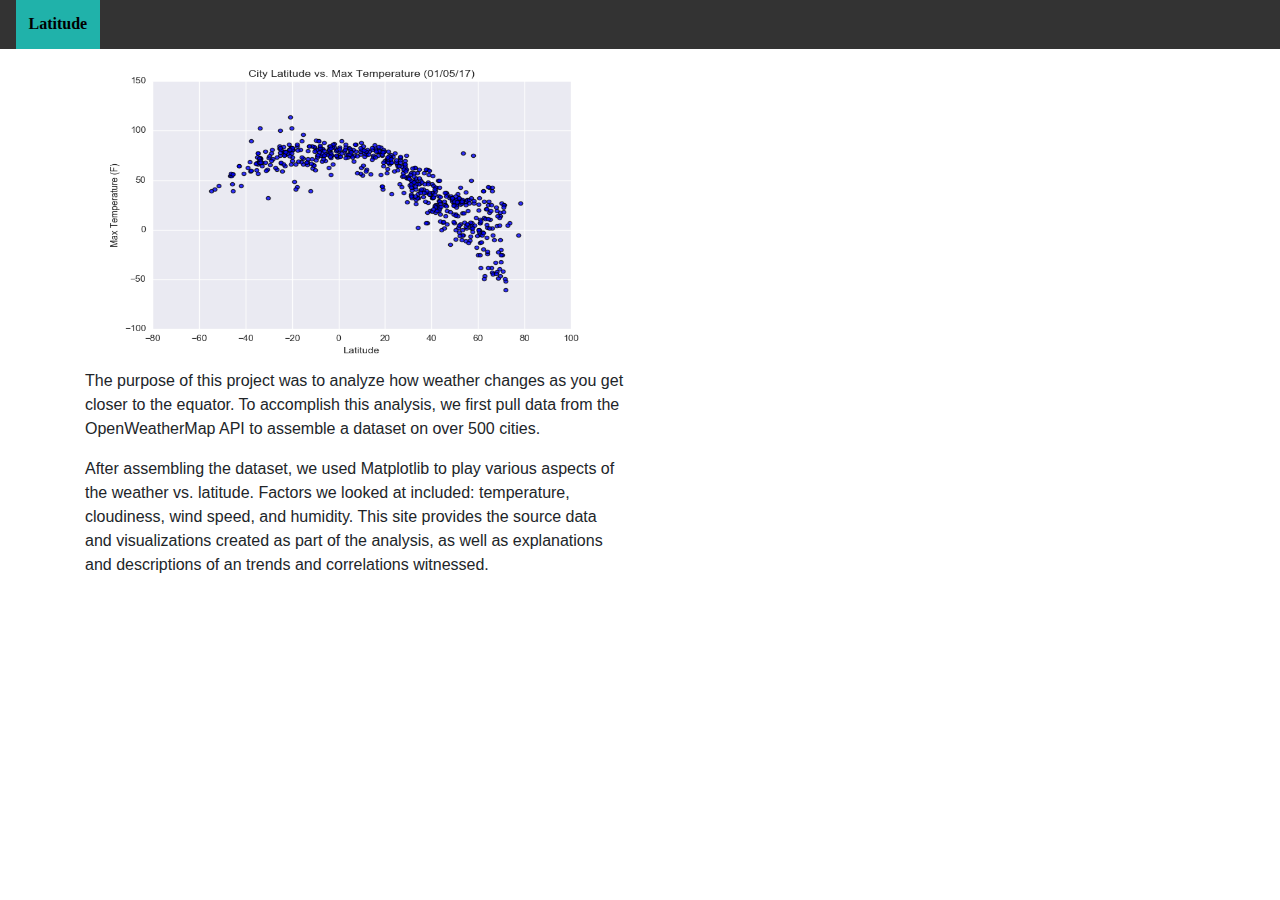
<file: Resources/index.html>
<!DOCTYPE html>
<html lang="en-us">
    <head>
        <meta charset="UTF-8">
        <title>Web Design Homework</title>
        <link rel="stylesheet" href="https://stackpath.bootstrapcdn.com/bootstrap/4.3.1/css/bootstrap.min.css" integrity="sha384-ggOyR0iXCbMQv3Xipma34MD+dH/1fQ784/j6cY/iJTQUOhcWr7x9JvoRxT2MZw1T" crossorigin="anonymous">
        <link rel="stylesheet" href="styles.css">
        
    </head>

    <body>
        <nav class="navbar">
            <a class="navbar-brand" href="#">Latitude</a>

        </nav>
        <div class="container">
            <div class="row">
            <!-- New Column -->
                <div class="col-lg-6 col-sm-12">
                    <img width="540" height="320" src="assets/images/Fig1.png" >
                    <p>The purpose of this project was to analyze how weather changes as you get closer to the equator. 
                        To accomplish this analysis, we first pull data from the OpenWeatherMap API to assemble a dataset on over 500 cities. </p>

                    <p>After assembling the dataset, we used Matplotlib to play various aspects of the weather vs. latitude. 
                    Factors we looked at included: temperature, cloudiness, wind speed, and humidity.
                    This site provides the source data and visualizations created as part of the analysis,
                    as well as explanations and descriptions of an trends and correlations witnessed.</p>
                </div>
                
                <div class="">
                
                </div>
            </div>
        </div>
        
    </body>
</html>
</file>
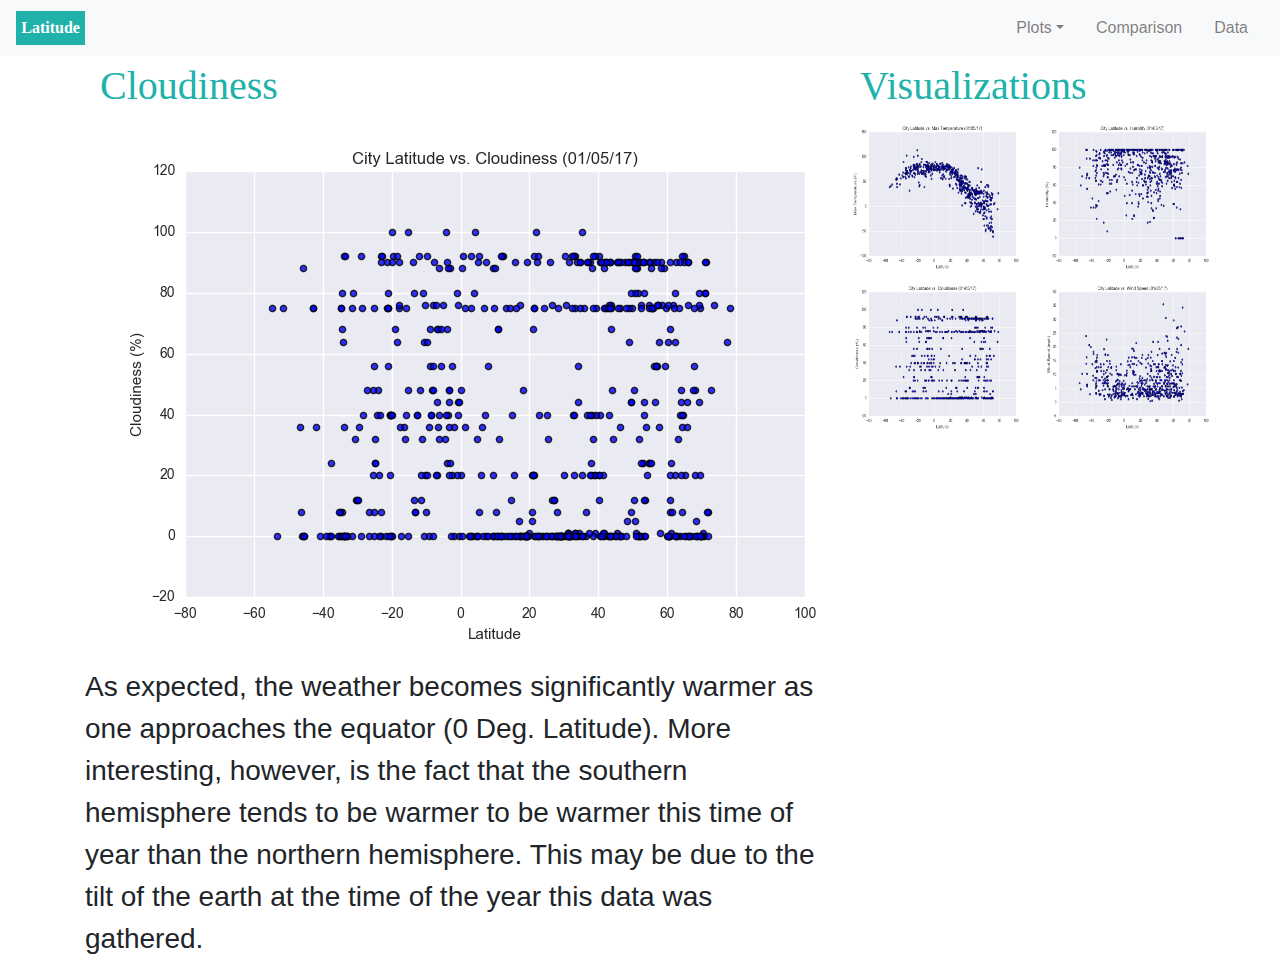
<file: Resources/cloudiness.html>
<!DOCTYPE html>
<html lang="en-us">
    <head>
        <meta charset="UTF-8">
        <title>Cloudiness</title>
        <link rel="stylesheet" href="https://stackpath.bootstrapcdn.com/bootstrap/4.3.1/css/bootstrap.min.css" integrity="sha384-ggOyR0iXCbMQv3Xipma34MD+dH/1fQ784/j6cY/iJTQUOhcWr7x9JvoRxT2MZw1T" crossorigin="anonymous">
        <link rel="stylesheet" href="styles.css">
        
    </head>

    <body>
        <nav class="navbar navbar-expand-lg navbar-light bg-light">
            <div class="d-flex flex-grow-1">
                
                <a class="navbar-brand d-lg-inline-block text-white" href="landing_screen.html">
                     Latitude 
                </a>
                <div class="w-100 text-right">
                    <button class="navbar-toggler" type="button" data-toggle="collapse" data-target="#myNavbar">
                        <span class="navbar-toggler-icon"></span>
                    </button>
                </div>
            </div>
            <div class="collapse navbar-collapse flex-grow-1 text-right" id="myNavbar">
                <ul class="navbar-nav ml-auto flex-nowrap">
                    <li class="nav-item">
                        <a href="#" class="nav-link m-2 menu-item nav-active dropdown-toggle">Plots</a>
                    </li>
                    <li class="nav-item">
                        <a href="comparison.html" class="nav-link m-2 menu-item">Comparison</a>
                    </li>
                    <li class="nav-item">
                        <a href="data.html" class="nav-link m-2 menu-item">Data</a>
                    </li>
                </ul>
            </div>
        </nav>
       
        <div class="container">
            <div class="row"> 
                <div class="col-md-8">
                    <div class="col-md-12">
                        <div class="title" > 
                            Cloudiness 
                        </div>    
                    </div>
                    <div class="paragraph">
                        
                        <img src="assets/images/Fig3.png" >
                        <p>
                        As expected, the weather becomes significantly warmer as one approaches the equator (0 Deg. Latitude). More interesting, 
                        however, is the fact that the southern hemisphere tends to be warmer to be warmer this time of year than the northern 
                        hemisphere. This may be due to the tilt of the earth at the time of the year this data was gathered.
                        </p>
                    </div>
                </div>    
                <div class="col-md-4">  
                    <div class="col-md-12">
                        <div class="title">
                            Visualizations
                        </div>
                    </div> 
                    <div class="row">
                        <div class="col-3 col-md-6">
                                <a href="temperature.html"> <img width="190" height="160" src="assets/images/Fig1.png" ></a>
                        </div>
                        <div class="col-3 col-md-6">       
                                <a href="humidity.html"> <img width="190" height="160" src="assets/images/Fig2.png" ></a>
                        </div>
                        <div class="col-3 col-md-6">
                                <a href="cloudiness.html"> <img width="190" height="160" src="assets/images/Fig3.png" ></a>
                        </div>
                        <div class="col-3 col-md-6">
                                <a href="wind_speed.html"> <img width="190" height="160" src="assets/images/Fig4.png" ></a>
                        </div>
                    </div>
                </div>
            </div> <!--"row"-->
        </div> <!--"container"-->

    </body>
</html>
</file>
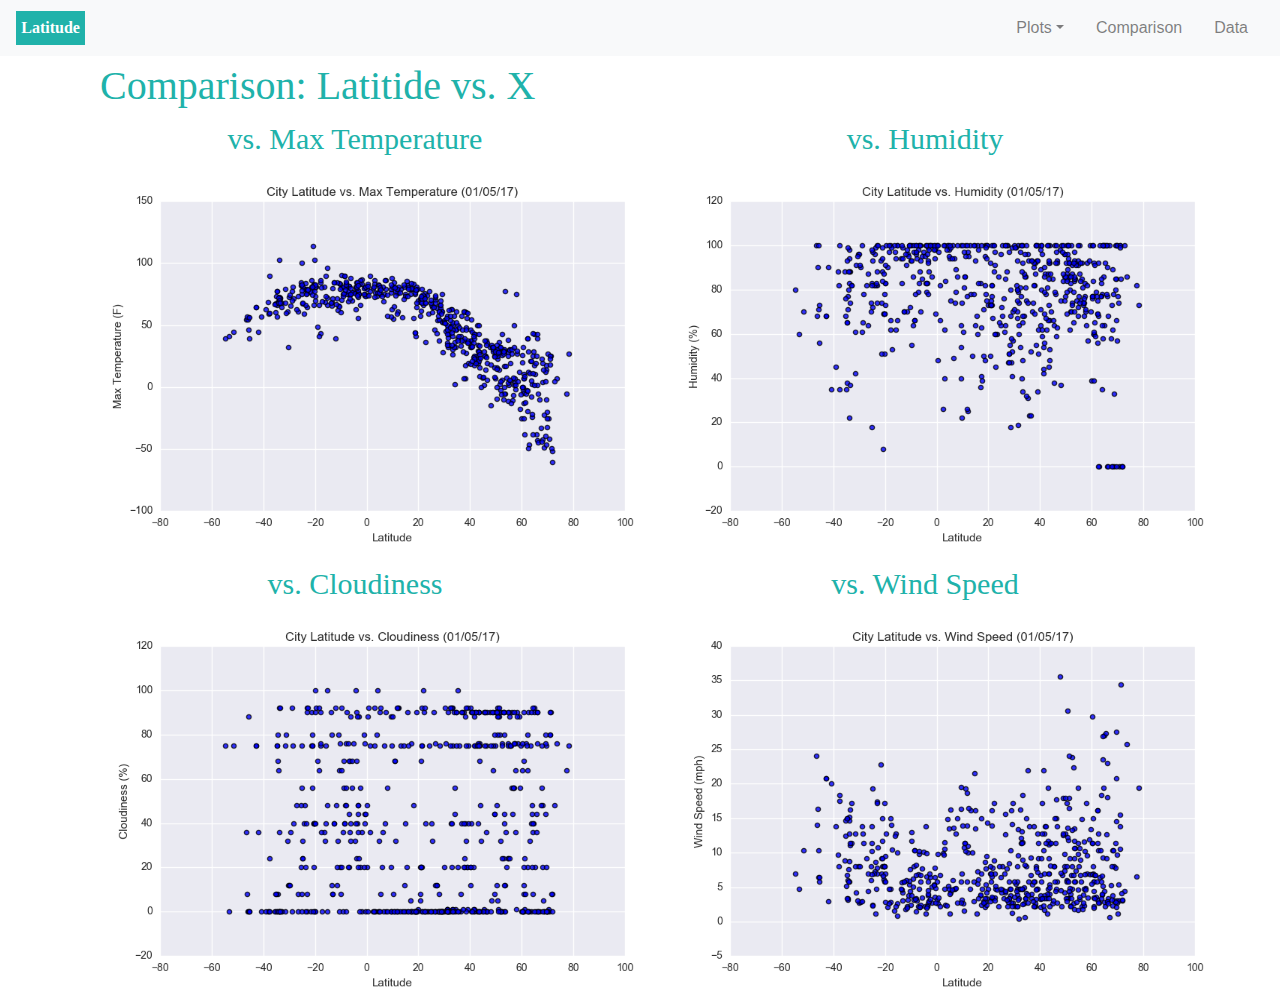
<file: Resources/comparison.html>
<!DOCTYPE html>
<html lang="en-us">
    <head>
        <meta charset="UTF-8">
        <title>Comparison</title>
        <link rel="stylesheet" href="https://stackpath.bootstrapcdn.com/bootstrap/4.3.1/css/bootstrap.min.css" integrity="sha384-ggOyR0iXCbMQv3Xipma34MD+dH/1fQ784/j6cY/iJTQUOhcWr7x9JvoRxT2MZw1T" crossorigin="anonymous">
        <link rel="stylesheet" href="styles.css">
        
    </head>

    <body>
        <nav class="navbar navbar-expand-lg navbar-light bg-light">
            <div class="d-flex flex-grow-1">
                
                <a class="navbar-brand d-lg-inline-block text-white" href="landing_screen.html">
                     Latitude 
                </a>
                <div class="w-100 text-right">
                    <button class="navbar-toggler" type="button" data-toggle="collapse" data-target="#myNavbar">
                        <span class="navbar-toggler-icon"></span>
                    </button>
                </div>
            </div>
            <div class="collapse navbar-collapse flex-grow-1 text-right" id="myNavbar">
                <ul class="navbar-nav ml-auto flex-nowrap">
                    <li class="nav-item">
                        <a class="nav-link m-2 menu-item nav-active dropdown-toggle">Plots</a>
                    </li>
                    <li class="nav-item">
                        <a href="comparison.html" class="nav-link m-2 menu-item">Comparison</a>
                    </li>
                    <li class="nav-item">
                        <a href="data.html" class="nav-link m-2 menu-item">Data</a>
                    </li>
                </ul>
            </div>
        </nav>
       
        <div class="container">
            <div class="row"> 
           
                <div class="col-md-12">  
                    <div class="col-md-12">
                        <div class="title">
                           Comparison: Latitide vs. X
                        </div>
                    </div> 
                    <div class="row">
                        <div class="col-6 col-md-6">
                            <div class="title-vis text-center"> 
                                vs. Max Temperature
                            </div>  
                                <a href="temperature.html"> <img width="600" height="400" src="assets/images/Fig1.png" ></a>
                        </div>
                        <div class="col-6 col-md-6">   
                            <div class="title-vis text-center"> 
                                vs. Humidity
                            </div>      
                                <a href="humidity.html"> <img width="600" height="400" src="assets/images/Fig2.png" ></a>
                        </div>
                        <div class="col-6 col-md-6">
                            <div class="title-vis text-center"> 
                                vs. Cloudiness
                            </div>  
                                <a href="cloudiness.html"> <img width="600" height="400" src="assets/images/Fig3.png" ></a>
                        </div>
                        <div class="col- col-md-6">
                            <div class="title-vis text-center"> 
                                vs. Wind Speed
                            </div>  
                                <a href="wind_speed.html"> <img width="600" height="400" src="assets/images/Fig4.png" ></a>
                        </div>
                    </div>
                </div>
            </div> <!--"row"-->
        </div> <!--"container"-->

    </body>
</html>
</file>
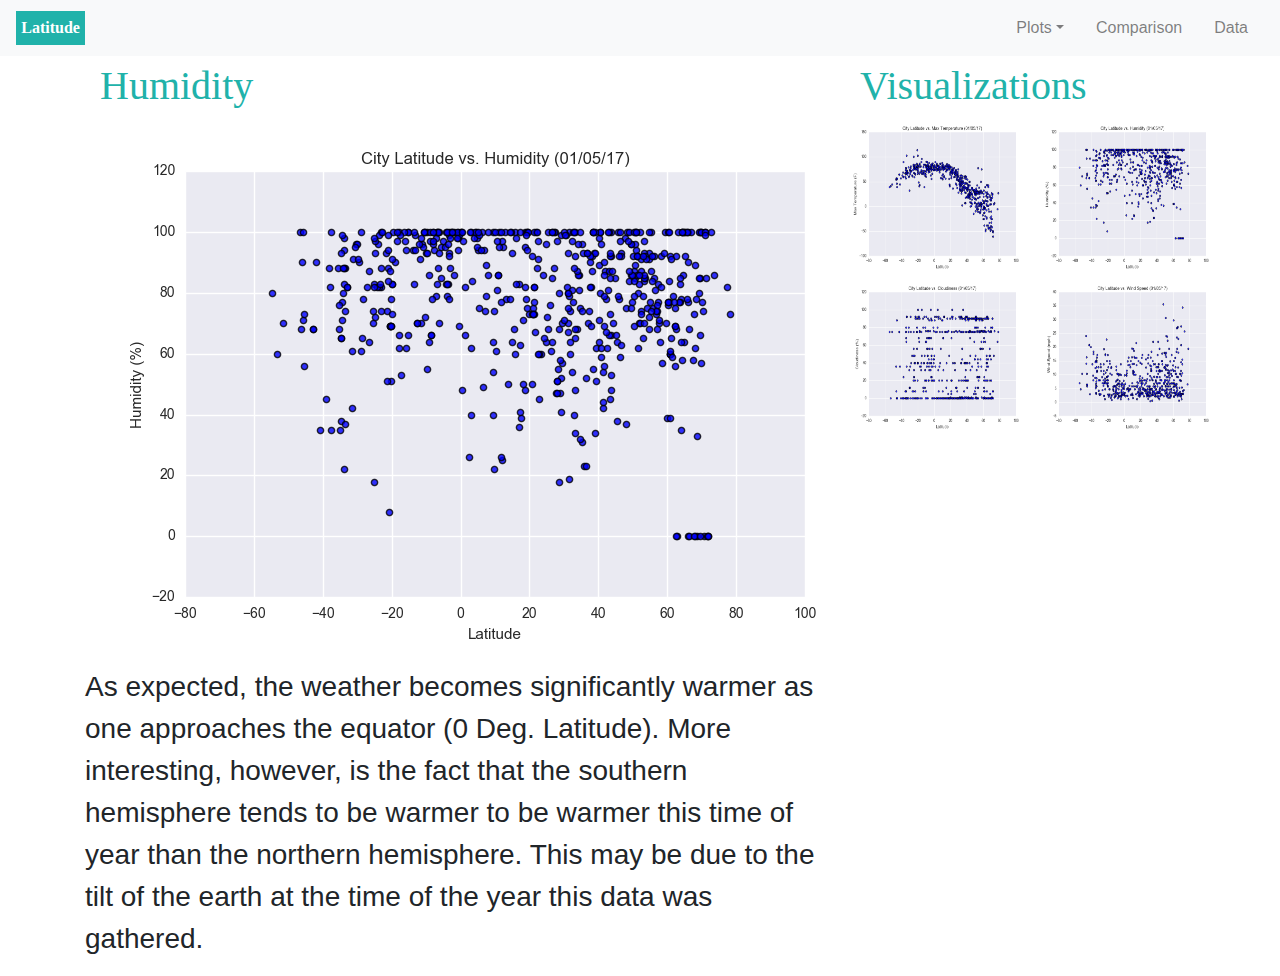
<file: Resources/humidity.html>
<!DOCTYPE html>
<html lang="en-us">
    <head>
        <meta charset="UTF-8">
        <title>Humidity</title>
        <link rel="stylesheet" href="https://stackpath.bootstrapcdn.com/bootstrap/4.3.1/css/bootstrap.min.css" integrity="sha384-ggOyR0iXCbMQv3Xipma34MD+dH/1fQ784/j6cY/iJTQUOhcWr7x9JvoRxT2MZw1T" crossorigin="anonymous">
        <link rel="stylesheet" href="styles.css">
        
    </head>

    <body>
        <nav class="navbar navbar-expand-lg navbar-light bg-light">
            <div class="d-flex flex-grow-1">
                
                <a class="navbar-brand d-lg-inline-block text-white" href="landing_screen.html">
                     Latitude 
                </a>
                <div class="w-100 text-right">
                    <button class="navbar-toggler" type="button" data-toggle="collapse" data-target="#myNavbar">
                        <span class="navbar-toggler-icon"></span>
                    </button>
                </div>
            </div>
            <div class="collapse navbar-collapse flex-grow-1 text-right" id="myNavbar">
                <ul class="navbar-nav ml-auto flex-nowrap">
                    <li class="nav-item">
                        <a href="#" class="nav-link m-2 menu-item nav-active dropdown-toggle">Plots</a>
                    </li>
                    <li class="nav-item">
                        <a href="comparison.html" class="nav-link m-2 menu-item">Comparison</a>
                    </li>
                    <li class="nav-item">
                        <a href="data.html" class="nav-link m-2 menu-item">Data</a>
                    </li>
                </ul>
            </div>
        </nav>
       
        <div class="container">
            <div class="row"> 
                <div class="col-md-8">
                    <div class="col-md-12">
                        <div class="title" > 
                            Humidity 
                        </div>    
                    </div>
                    <div class="paragraph">
                        
                        <img src="assets/images/Fig2.png" >
                        <p>
                        As expected, the weather becomes significantly warmer as one approaches the equator (0 Deg. Latitude). More interesting, 
                        however, is the fact that the southern hemisphere tends to be warmer to be warmer this time of year than the northern 
                        hemisphere. This may be due to the tilt of the earth at the time of the year this data was gathered.
                        </p>
                    </div>
                </div>    
                <div class="col-md-4">  
                    <div class="col-md-12">
                        <div class="title">
                            Visualizations
                        </div>
                    </div> 
                    <div class="row">
                        <div class="col-3 col-md-6">
                                <a href="temperature.html"> <img width="190" height="160" src="assets/images/Fig1.png" ></a>
                        </div>
                        <div class="col-3 col-md-6">       
                                <a href="humidity.html"> <img width="190" height="160" src="assets/images/Fig2.png" ></a>
                        </div>
                        <div class="col-3 col-md-6">
                                <a href="cloudiness.html"> <img width="190" height="160" src="assets/images/Fig3.png" ></a>
                        </div>
                        <div class="col-3 col-md-6">
                                <a href="wind_speed.html"> <img width="190" height="160" src="assets/images/Fig4.png" ></a>
                        </div>
                    </div>
                </div>
            </div> <!--"row"-->
        </div> <!--"container"-->

    </body>
</html>
</file>
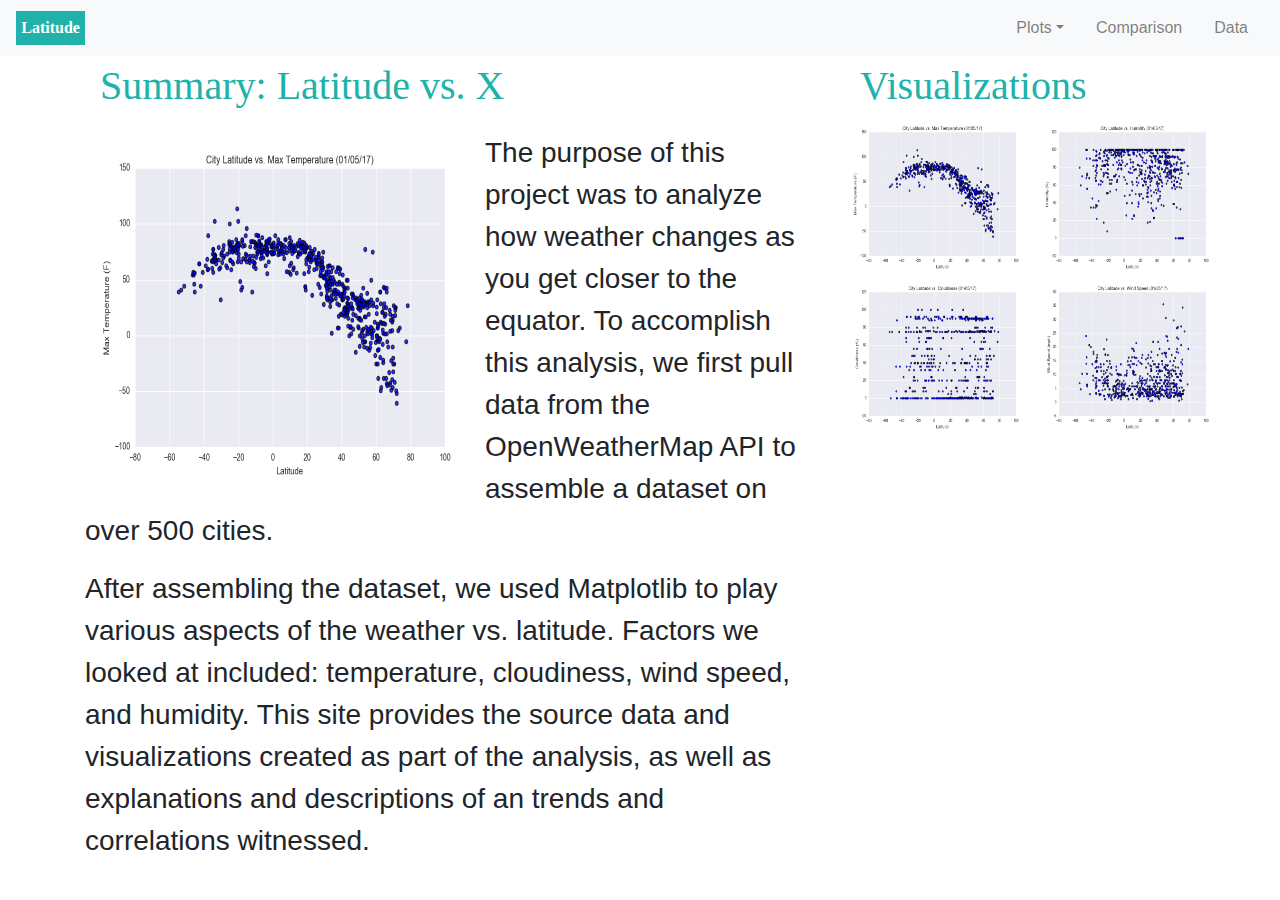
<file: Resources/landing_screen.html>
<!DOCTYPE html>
<html lang="en-us">
    <head>
        <meta charset="UTF-8">
        <title>Landing</title>
        <link rel="stylesheet" href="https://stackpath.bootstrapcdn.com/bootstrap/4.3.1/css/bootstrap.min.css" integrity="sha384-ggOyR0iXCbMQv3Xipma34MD+dH/1fQ784/j6cY/iJTQUOhcWr7x9JvoRxT2MZw1T" crossorigin="anonymous">
        <link rel="stylesheet" href="styles.css">
        <script src="https://code.jquery.com/jquery-3.3.1.slim.min.js" integrity="sha384-q8i/X+965DzO0rT7abK41JStQIAqVgRVzpbzo5smXKp4YfRvH+8abtTE1Pi6jizo" crossorigin="anonymous"></script>
        <script src="https://cdnjs.cloudflare.com/ajax/libs/popper.js/1.14.7/umd/popper.min.js" integrity="sha384-UO2eT0CpHqdSJQ6hJty5KVphtPhzWj9WO1clHTMGa3JDZwrnQq4sF86dIHNDz0W1" crossorigin="anonymous"></script>
        <script src="https://stackpath.bootstrapcdn.com/bootstrap/4.3.1/js/bootstrap.min.js" integrity="sha384-JjSmVgyd0p3pXB1rRibZUAYoIIy6OrQ6VrjIEaFf/nJGzIxFDsf4x0xIM+B07jRM" crossorigin="anonymous"></script>
    </head>

    <body>
        <nav class="navbar navbar-expand-lg navbar-light bg-light">
            <div class="d-flex flex-grow-1">
                
                <a class="navbar-brand d-lg-inline-block text-white" href="landing_screen.html">
                     Latitude 
                </a>
                <div class="w-100 text-right">
                    <button class="navbar-toggler" type="button" data-toggle="collapse" data-target="#myNavbar">
                        <span class="navbar-toggler-icon"></span>
                    </button>
                </div>
            </div>
            <div class="collapse navbar-collapse flex-grow-1 text-right" id="myNavbar">
                <ul class="navbar-nav ml-auto flex-nowrap">
                    <li class="nav-item">
                        <a class="dropdown nav-link m-2 menu-item nav-active dropdown-toggle">Plots</a> 
                            <div class="dropdown-content">
                            <a href="#">Max Temperature</a>
                            <a href="#">Humidity</a>
                            <a href="#">Cloudiness</a>
                            <a href="#">Wind Speed</a>
                          </div>
                          
                    </li>
                    <li class="nav-item">
                        <a href="comparison.html" class="nav-link m-2 menu-item">Comparison</a>
                    </li>
                    <li class="nav-item">
                        <a href="data.html" class="nav-link m-2 menu-item">Data</a>
                    </li>
                </ul>
            </div>
        </nav>
       
        <div class="container">
            <div class="row"> 
                <div class="col-md-8">
                    <div class="col-md-12">
                        <div class="title" > 
                            Summary: Latitude vs. X 
                        </div>    
                    </div>
                    <div class="paragraph">
                        <p> 
                        <div class="lat">
                        <img src="assets/images/Fig1.png" >
                        The purpose of this project was to analyze how weather changes as you get closer to the equator. 
                        To accomplish this analysis, we first pull data from the OpenWeatherMap API to assemble a dataset on over 500 cities. 
                        </div>
                        </p>

                        <p>
                        After assembling the dataset, we used Matplotlib to play various aspects of the weather vs. latitude. 
                        Factors we looked at included: temperature, cloudiness, wind speed, and humidity.
                        This site provides the source data and visualizations created as part of the analysis,
                        as well as explanations and descriptions of an trends and correlations witnessed.
                        </p>
                    </div>
                </div>    
                <div class="col-md-4">  
                    <div class="col-md-12">
                        <div class="title">
                            Visualizations
                        </div>
                    </div> 
                    <div class="row">
                        <div class="col-3 col-md-6">
                                <a href="temperature.html"> <img width="190" height="160" src="assets/images/Fig1.png" ></a>
                        </div>
                        <div class="col-3 col-md-6">       
                                <a href="humidity.html"> <img width="190" height="160" src="assets/images/Fig2.png" ></a>
                        </div>
                        <div class="col-3 col-md-6">
                                <a href="cloudiness.html"> <img width="190" height="160" src="assets/images/Fig3.png" ></a>
                        </div>
                        <div class="col-3 col-md-6">
                                <a href="wind_speed.html"> <img width="190" height="160" src="assets/images/Fig4.png" ></a>
                        </div>
                    </div>
                </div>
            </div> <!--"row"-->
        </div> <!--"container"-->

    </body>
</html>
</file>
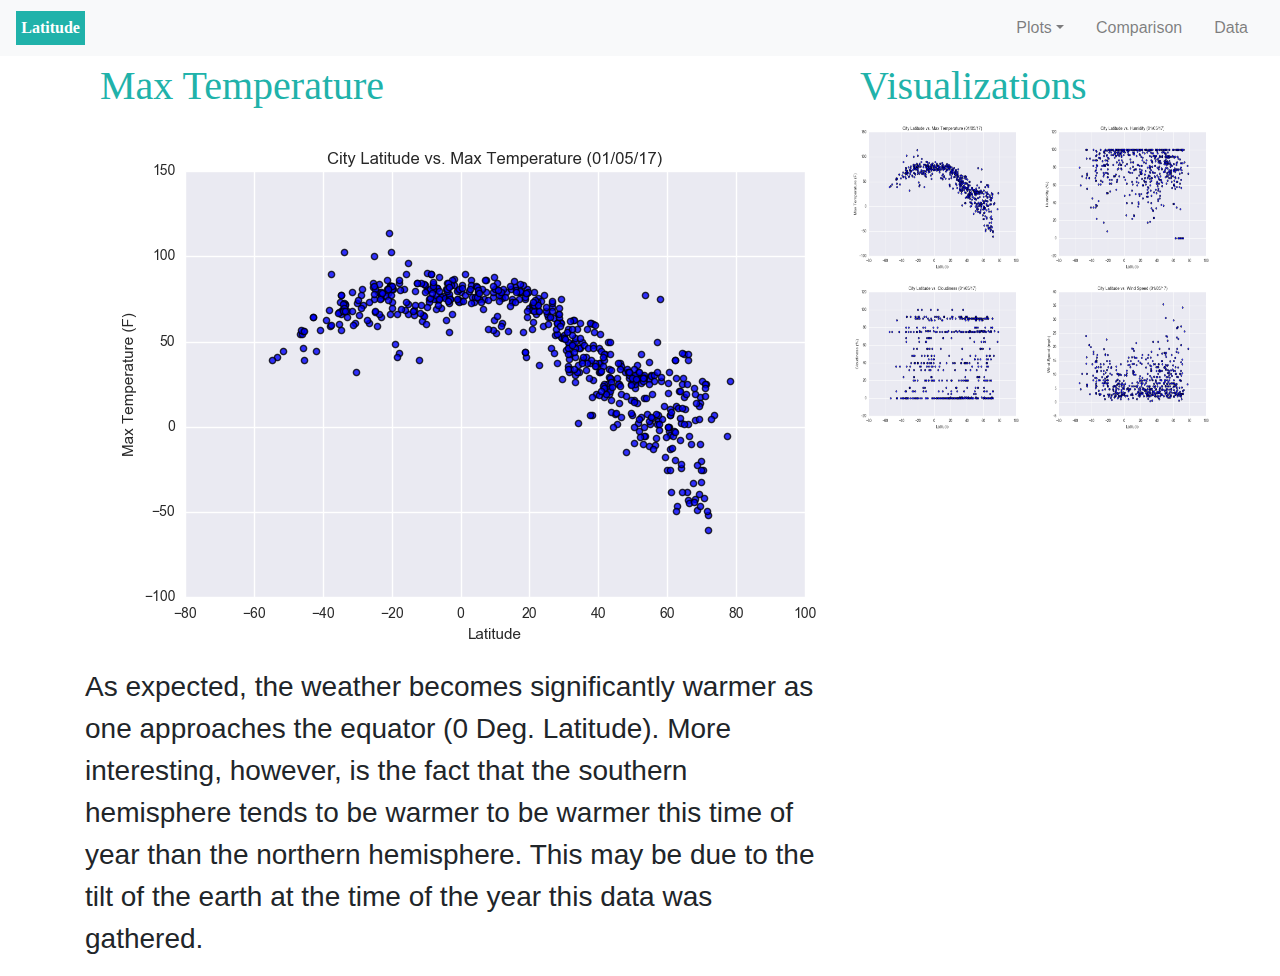
<file: Resources/temperature.html>
<!DOCTYPE html>
<html lang="en-us">
    <head>
        <meta charset="UTF-8">
        <title>Temperature</title>
        <link rel="stylesheet" href="https://stackpath.bootstrapcdn.com/bootstrap/4.3.1/css/bootstrap.min.css" integrity="sha384-ggOyR0iXCbMQv3Xipma34MD+dH/1fQ784/j6cY/iJTQUOhcWr7x9JvoRxT2MZw1T" crossorigin="anonymous">
        <link rel="stylesheet" href="styles.css">
        
    </head>

    <body>
        <nav class="navbar navbar-expand-lg navbar-light bg-light">
            <div class="d-flex flex-grow-1">
                
                <a class="navbar-brand d-lg-inline-block text-white" href="landing_screen.html">
                     Latitude 
                </a>
                <div class="w-100 text-right">
                    <button class="navbar-toggler" type="button" data-toggle="collapse" data-target="#myNavbar">
                        <span class="navbar-toggler-icon"></span>
                    </button>
                </div>
            </div>
            <div class="collapse navbar-collapse flex-grow-1 text-right" id="myNavbar">
                <ul class="navbar-nav ml-auto flex-nowrap">
                    <li class="nav-item">
                        <a href="#" class="nav-link m-2 menu-item nav-active dropdown-toggle">Plots</a>
                    </li>
                    <li class="nav-item">
                        <a href="comparison.html" class="nav-link m-2 menu-item">Comparison</a>
                    </li>
                    <li class="nav-item">
                        <a href="data.html" class="nav-link m-2 menu-item">Data</a>
                    </li>
                </ul>
            </div>
        </nav>
       
        <div class="container">
            <div class="row"> 
                <div class="col-md-8">
                    <div class="col-md-12">
                        <div class="title" > 
                            Max Temperature 
                        </div>    
                    </div>
                    <div class="paragraph">
                        
                        <img src="assets/images/Fig1.png" >
                        <p>
                        As expected, the weather becomes significantly warmer as one approaches the equator (0 Deg. Latitude). More interesting, 
                        however, is the fact that the southern hemisphere tends to be warmer to be warmer this time of year than the northern 
                        hemisphere. This may be due to the tilt of the earth at the time of the year this data was gathered.
                        </p>
                    </div>
                </div>    
                <div class="col-md-4">  
                    <div class="col-md-12">
                        <div class="title">
                            Visualizations
                        </div>
                    </div> 
                    <div class="row">
                        <div class="col-3 col-md-6">
                                <a href="temperature.html"> <img width="190" height="160" src="assets/images/Fig1.png" ></a>
                        </div>
                        <div class="col-3 col-md-6">       
                                <a href="humidity.html"> <img width="190" height="160" src="assets/images/Fig2.png" ></a>
                        </div>
                        <div class="col-3 col-md-6">
                                <a href="cloudiness.html"> <img width="190" height="160" src="assets/images/Fig3.png" ></a>
                        </div>
                        <div class="col-3 col-md-6">
                                <a href="wind_speed.html"> <img width="190" height="160" src="assets/images/Fig4.png" ></a>
                        </div>
                    </div>
                </div>
            </div> <!--"row"-->
        </div> <!--"container"-->

    </body>
</html>
</file>
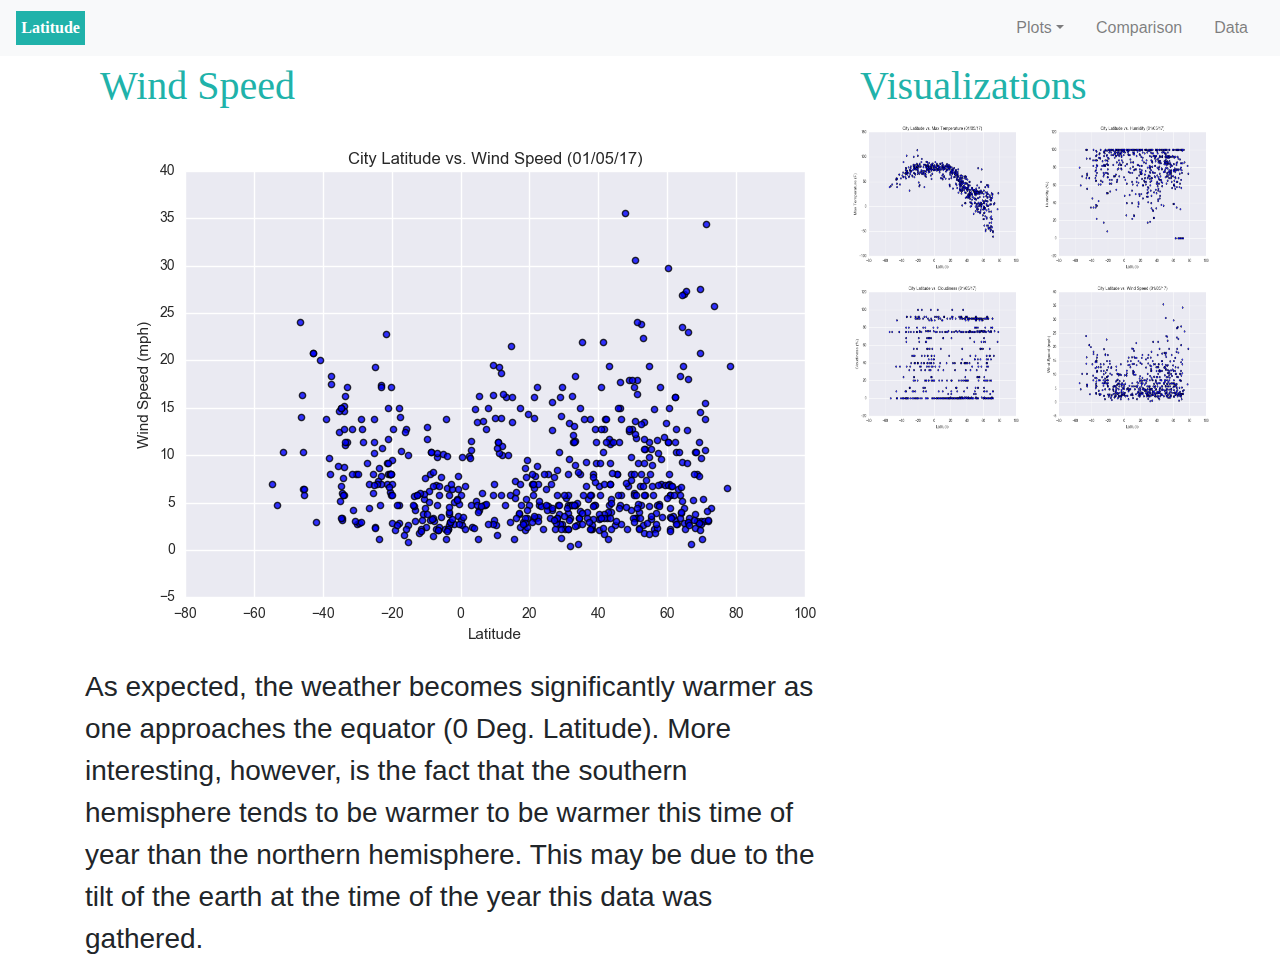
<file: Resources/wind_speed.html>
<!DOCTYPE html>
<html lang="en-us">
    <head>
        <meta charset="UTF-8">
        <title>Wind Speed</title>
        <link rel="stylesheet" href="https://stackpath.bootstrapcdn.com/bootstrap/4.3.1/css/bootstrap.min.css" integrity="sha384-ggOyR0iXCbMQv3Xipma34MD+dH/1fQ784/j6cY/iJTQUOhcWr7x9JvoRxT2MZw1T" crossorigin="anonymous">
        <link rel="stylesheet" href="styles.css">
        
    </head>

    <body>
        <nav class="navbar navbar-expand-lg navbar-light bg-light">
            <div class="d-flex flex-grow-1">
                
                <a class="navbar-brand d-lg-inline-block text-white" href="landing_screen.html">
                     Latitude 
                </a>
                <div class="w-100 text-right">
                    <button class="navbar-toggler" type="button" data-toggle="collapse" data-target="#myNavbar">
                        <span class="navbar-toggler-icon"></span>
                    </button>
                </div>
            </div>
            <div class="collapse navbar-collapse flex-grow-1 text-right" id="myNavbar">
                <ul class="navbar-nav ml-auto flex-nowrap">
                    <li class="nav-item">
                        <a href="#" class="nav-link m-2 menu-item nav-active dropdown-toggle">Plots</a>
                    </li>
                    <li class="nav-item">
                        <a href="comparison.html" class="nav-link m-2 menu-item">Comparison</a>
                    </li>
                    <li class="nav-item">
                        <a href="data.html" class="nav-link m-2 menu-item">Data</a>
                    </li>
                </ul>
            </div>
        </nav>
       
        <div class="container">
            <div class="row"> 
                <div class="col-md-8">
                    <div class="col-md-12">
                        <div class="title" > 
                            Wind Speed  
                        </div>    
                    </div>
                    <div class="paragraph">
                        
                        <img src="assets/images/Fig4.png" >
                        <p>
                        As expected, the weather becomes significantly warmer as one approaches the equator (0 Deg. Latitude). More interesting, 
                        however, is the fact that the southern hemisphere tends to be warmer to be warmer this time of year than the northern 
                        hemisphere. This may be due to the tilt of the earth at the time of the year this data was gathered.
                        </p>
                    </div>
                </div>    
                <div class="col-md-4">  
                    <div class="col-md-12">
                        <div class="title">
                            Visualizations
                        </div>
                    </div> 
                    <div class="row">
                        <div class="col-3 col-md-6">
                                <a href="temperature.html"> <img width="190" height="160" src="assets/images/Fig1.png" ></a>
                        </div>
                        <div class="col-3 col-md-6">       
                                <a href="humidity.html"> <img width="190" height="160" src="assets/images/Fig2.png" ></a>
                        </div>
                        <div class="col-3 col-md-6">
                                <a href="cloudiness.html"> <img width="190" height="160" src="assets/images/Fig3.png" ></a>
                        </div>
                        <div class="col-3 col-md-6">
                                <a href="wind_speed.html"> <img width="190" height="160" src="assets/images/Fig4.png" ></a>
                        </div>
                    </div>
                </div>
            </div> <!--"row"-->
        </div> <!--"container"-->

    </body>
</html>
</file>
<file: Resources/styles.css>
.lat img {
    float: left;
    width: 400px;
    height: 360px;
    padding: 0, 10px, 0, 0;
}

.navbar {
    padding-top: 0%;
    padding-bottom: 0%;
    border: 0%;
}
.navbar-brand {
    background-color:lightseagreen;
    padding: 1%;
    font-family: 'Times New Roman', Times, serif;
    font-weight: bold;
}


.title {
    font-family: 'Times New Roman', Times, serif;
    font-size: 40px;
    color: lightseagreen
    
}

.title-vis {
    font-family: 'Times New Roman', Times, serif;
    font-size: 30px;
    color: lightseagreen
    
}


.paragraph {
    font-size: 28px;

}


.navbar {
    overflow: hidden;
    background-color: #333;
  }
  
  .navbar a {
    float: left;
    font-size: 16px;
    color: black;
    text-decoration: none;
  }
  
  .dropdown {
    float: left;
    overflow: hidden;
  }
  
  .dropdown-content a:hover {
    background-color: #ddd;
  }
  
  .dropdown:hover .dropdown-content {
    display: block;
  }

  .dropbtn {
    background-color: #04AA6D;
    color: white;
    padding: 16px;
    font-size: 16px;
    border: none;
    cursor: pointer;
  }
  
  .dropdown {
    position: relative;
    display: inline-block;
  }
  
  .dropdown-content {
    display: none;
    position: absolute;
    right: 0;
    background-color: #f9f9f9;
    min-width: 160px;
    box-shadow: 0px 8px 16px 0px rgba(0,0,0,0.2);
    z-index: 1;
  }
  
  .dropdown-content a {
    color: black;
    padding: 12px 16px;
    text-decoration: none;
    display: block;
  }
  
  .dropdown-content a:hover {background-color: #f1f1f1;}
  .dropdown:hover .dropdown-content {display: block;}
</file>
